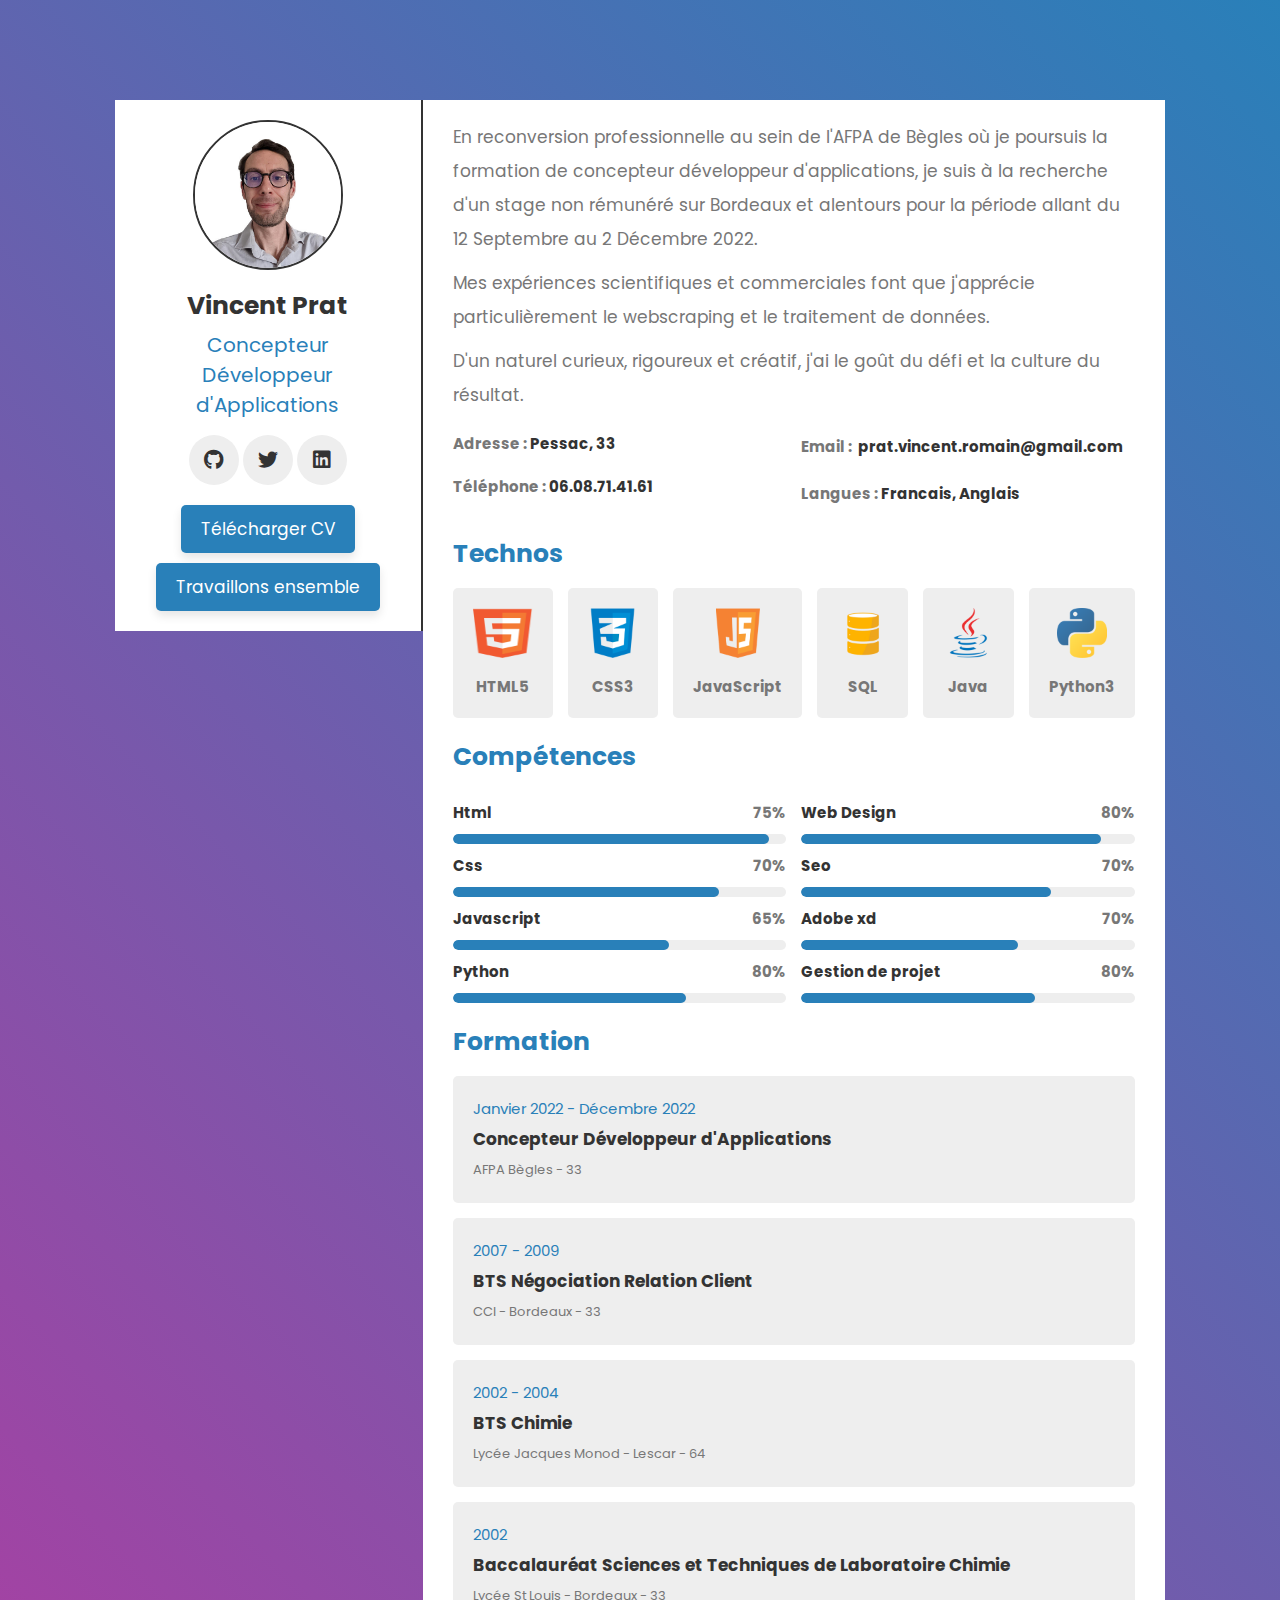
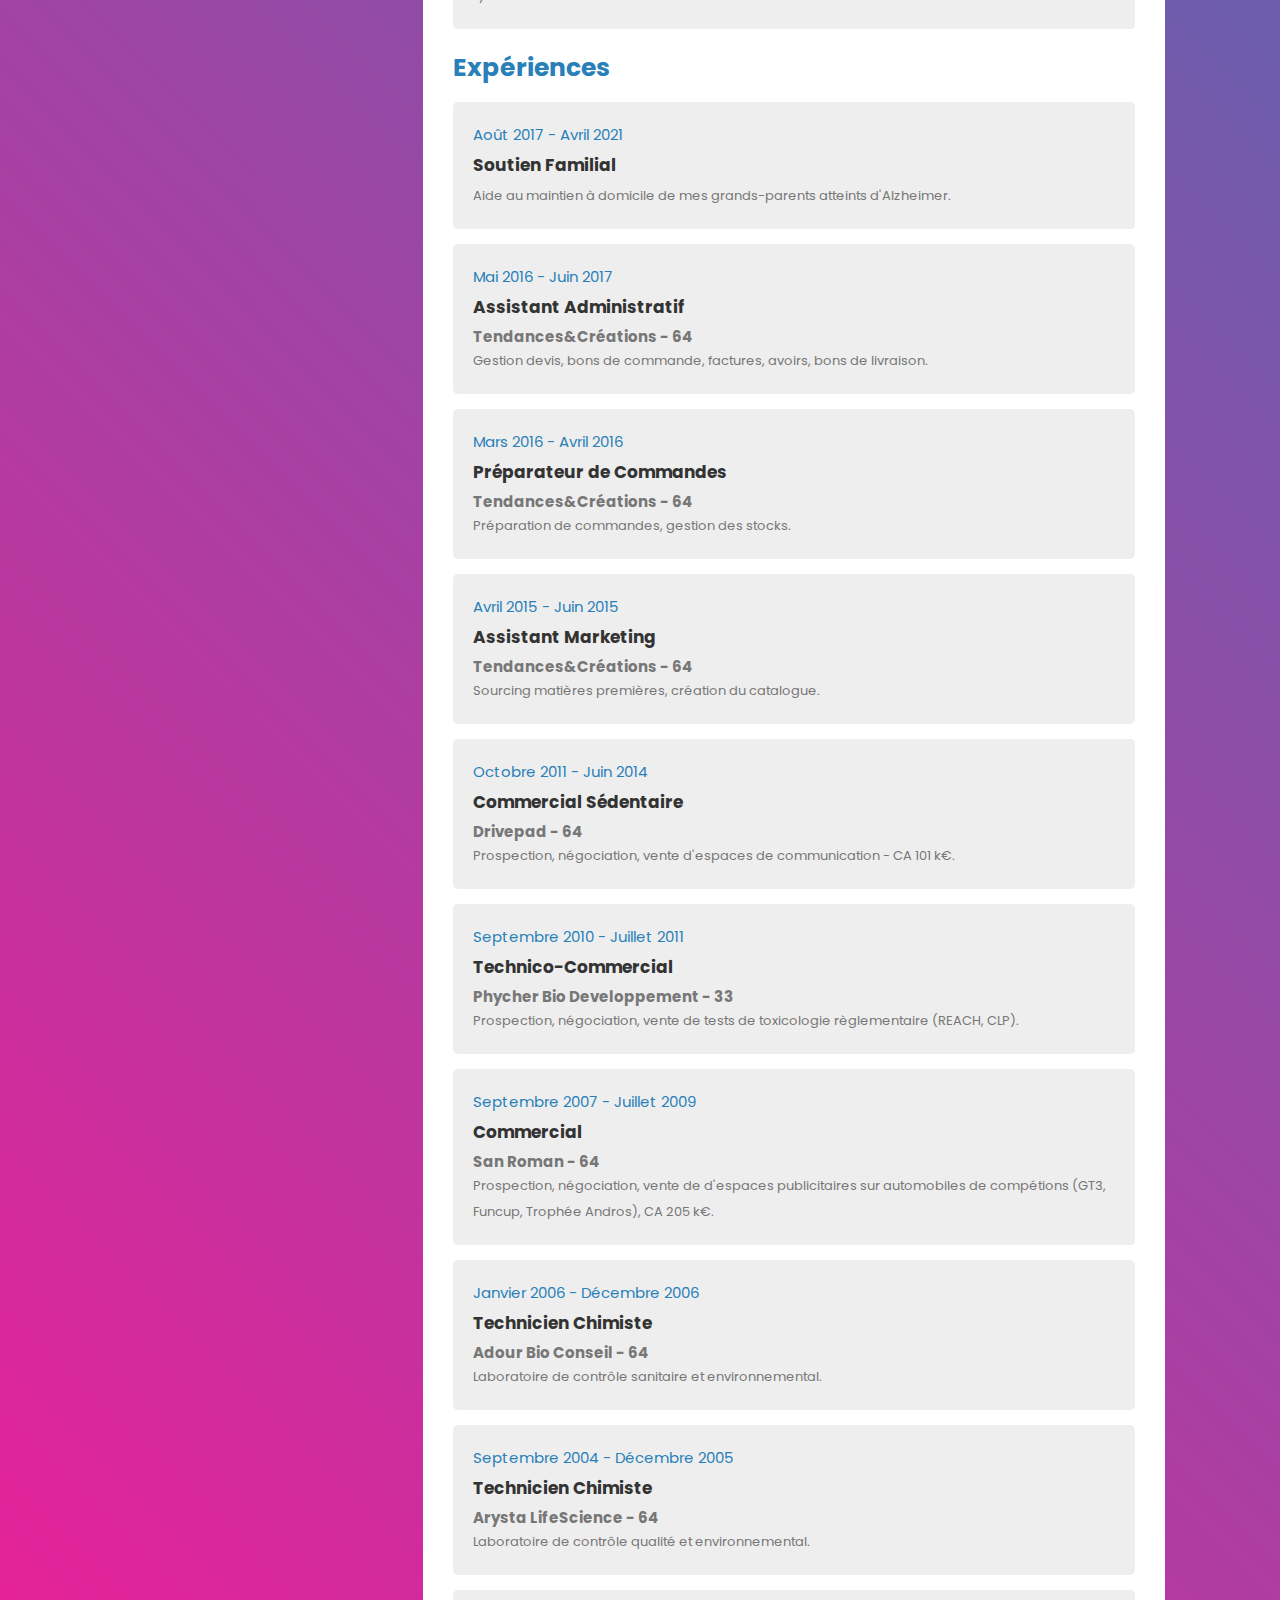
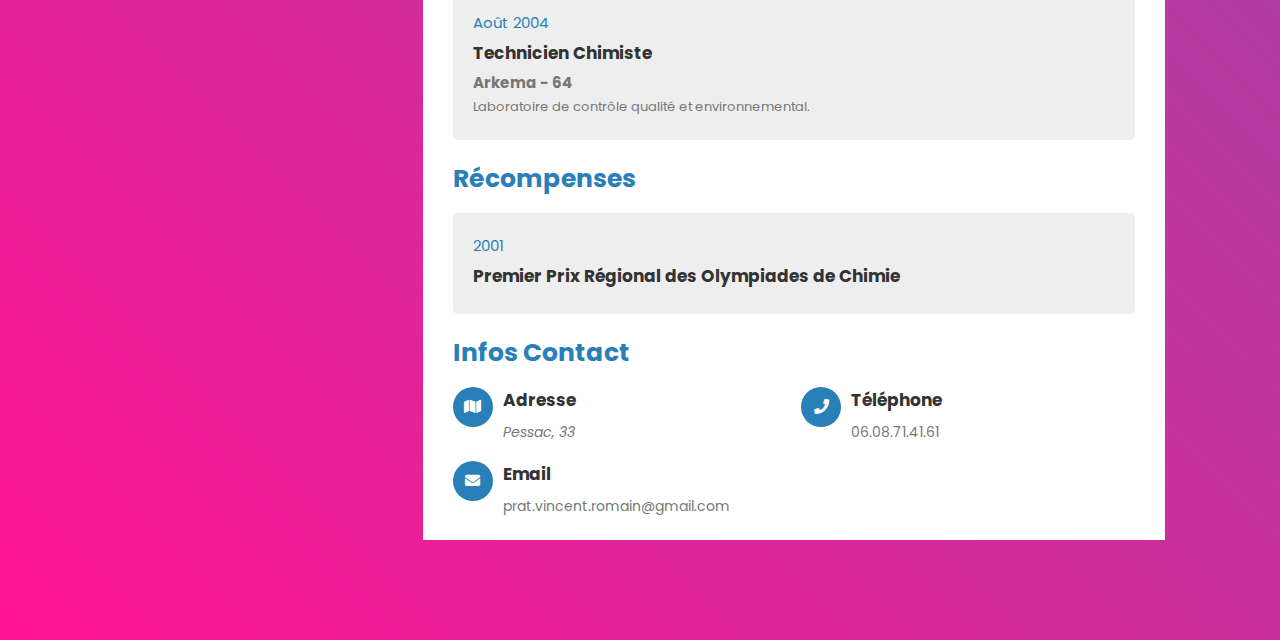
<file: index.html>
<!DOCTYPE html>
<html lang="fr">
<head>
    <meta charset="UTF-8">
    <meta http-equiv="X-UA-Compatible" content="IE=edge">
    <meta name="viewport" content="width=device-width, initial-scale=1.0">
    <meta name="description" content="CV vincent Prat">
    <title>CV Vincent Prat</title>
    <!-- font awesome cdn -->
    <link rel="stylesheet" href="https://cdnjs.cloudflare.com/ajax/libs/font-awesome/5.15.4/css/all.min.css">

    <!-- custom css -->
    <link rel="stylesheet" href="css/style.css" >
    <!-- Global site tag (gtag.js) - Google Analytics -->
    <script async src="https://www.googletagmanager.com/gtag/js?id=G-5H4YN25WT6"></script>
    <script>window.dataLayer = window.dataLayer || [];function gtag(){dataLayer.push(arguments);}gtag('js', new Date());gtag('config', 'G-5H4YN25WT6');</script>
    <script type="application/ld+json">
        {
        "@context": "http://schema.org/",
        "@type": "Person",
        "name": "Vincent Prat",
        "image": "https://vincentprat.github.io/images/portrait2.jpg",
        "jobTitle": "Concepteur développeur d'Applications",
        "address": {
            "@type": "PostalAddress",
            "addressLocality": "Pessac",
            "postalCode": "33600",
            "addressCountry": "France",
            "addressRegion": "Nouvelle-Aquitaine"
            },
        "url": "https://vincentprat.github.io",
        "sameAs": [
            "https://www.linkedin.com/in/vincentprat33/",
            "https://twitter.com/vprat",
            "https://github.com/vincent-prat"
            ]
        }
    </script>
</head>
<body>

<main class="container">
    <section class="profile">
        <img src="images/portrait.jpg" alt="image portrait vincent prat">
        <h3>Vincent Prat</h3>
        <p>Concepteur Développeur d'Applications</p>
        <div class="share">
            <a href="https://github.com/vincentprat" class="fab fa-github" target="_blank" title="Github Vincent Prat"></a>
            <a href="https://twitter.com/vprat" class="fab fa-twitter" target="_blank" title="Twitter Vincent Prat"></a>
            <a href="https://www.linkedin.com/in/vincentprat33/" class="fab fa-linkedin" target="_blank" title="Linkedin Vincent Prat"></a>
        </div>
        <div class="buttons">
            <a href="https://drive.google.com/uc?id=1C0zQYn3nOQ7zDlFv0bKJtPlSLSUSiRkZ&export=download" class="btn" download="CV_Vincent_PRAT.pdf" title="CV pdf" target="_blank">Télécharger CV</a>
            <a href="mailto:prat.vincent.romain@gmail.com?subject=Collaboration&body=J%27ai%20très%20envie%20de%20travailler%20avec%20vous." class="btn" target="_blank">Travaillons ensemble</a>
        </div>
    </section>
    <div class="information">
        <section class="about">
            <p>En reconversion professionnelle au sein de l'AFPA de Bègles où je poursuis la formation de concepteur développeur d'applications, je suis à la recherche d'un stage non rémunéré sur Bordeaux et alentours pour la période allant du 12 Septembre au 2 Décembre 2022.</p>
            <p>Mes expériences scientifiques et commerciales font que j'apprécie particulièrement le webscraping et le traitement de données.</p>
            <p>D'un naturel curieux, rigoureux et créatif, j'ai le goût du défi et la culture du résultat.</p>
            
            <div class="box-container">
                <div class="box">
                    <h3> <span> Adresse :&nbsp;</span>Pessac, 33</h3>
                    <h3> <span> Téléphone :&nbsp;</span>06.08.71.41.61</h3> 
                </div>
                <div class="box">
                    <h3> <span> Email :&nbsp;</span> <a href="mailto:prat.vincent.romain@gmail.com">prat.vincent.romain@gmail.com</a> </h3>
                    <h3> <span> Langues :&nbsp;</span>Francais, Anglais</h3>
                </div>
            </div>
        </section>
        <section class="technos">
            <h3 class="title">Technos</h3>
            <div class="box-container">
                <div class="box">
                    <img src="images/html5_logo.png" alt="logo html5" width="60">
                    <h3>HTML5</h3>
                </div>
                <div class="box">
                    <img src="images/css3_logo.png" alt="logo css3">
                    <h3>CSS3</h3>
                </div>
                <div class="box">
                    <img src="images/javascript_logo.png" alt="logo javascript">
                    <h3>JavaScript</h3>
                </div>
                <div class="box">
                    <img src="images/sql_logo.png" alt="logo sql">
                    <h3>SQL</h3>
                </div>
                <div class="box">
                    <img src="images/java_logo.png" alt="logo java">
                    <h3>Java</h3>
                </div>
                <div class="box">
                    <img src="images/python_logo.png" alt="logo python3">
                    <h3>Python3</h3>
                </div>
            </div>
        </section>
        <section class="competences">
            <h3 class="title">Compétences</h3>
            <div class="box-container">
                <div class="box">
                    <div class="progress">
                        <h3>Html <span>75%</span></h3>
                        <div class="bar"><span></span></div>
                    </div>
                    <div class="progress">
                        <h3>Css <span>70%</span></h3>
                        <div class="bar"><span></span></div>
                    </div>
                    <div class="progress">
                        <h3>Javascript <span>65%</span></h3>
                        <div class="bar"><span></span></div>
                    </div>
                    <div class="progress">
                        <h3>Python <span>80%</span></h3>
                        <div class="bar"><span></span></div>
                    </div>
                </div>
                <div class="box">
                    <div class="progress">
                        <h3>Web Design<span>80%</span></h3>
                        <div class="bar"><span></span></div>
                    </div>
                    <div class="progress">
                        <h3>Seo<span>70%</span></h3>
                        <div class="bar"><span></span></div>
                    </div>
                    <div class="progress">
                        <h3>Adobe xd<span>70%</span></h3>
                        <div class="bar"><span></span></div>
                    </div>
                    <div class="progress">
                        <h3>Gestion de projet<span>80%</span></h3>
                        <div class="bar"><span></span></div>
                    </div>
                </div>
            </div>
        </section>
        <section class="experience">
            <h3 class="title">Formation</h3>
            <div class="box-container">
                <div class="box">
                    <span>Janvier 2022 - Décembre 2022</span>
                    <h3>Concepteur Développeur d'Applications</h3>
                    <p>AFPA Bègles - 33</p>
                </div>
                <div class="box">
                    <span>2007 - 2009</span>
                    <h3>BTS Négociation Relation Client</h3>
                    <p>CCI - Bordeaux - 33</p>
                </div>
                <div class="box">
                    <span>2002 - 2004</span>
                    <h3>BTS Chimie</h3>
                    <p>Lycée Jacques Monod - Lescar - 64</p>
                </div>
                <div class="box">
                    <span>2002</span>
                    <h3>Baccalauréat Sciences et Techniques de Laboratoire Chimie</h3>
                    <p>Lycée St Louis - Bordeaux - 33</p>
                </div>
            </div>
        </section>
        <section class="experience">
            <h3 class="title">Expériences</h3>
            <div class="box-container">
                <div class="box">
                    <span>Août 2017 - Avril 2021</span>
                    <h3>Soutien Familial</h3>
                    <p>Aide au maintien à domicile de mes grands-parents atteints d'Alzheimer.</p>
                </div>
                <div class="box">
                    <span>Mai 2016 - Juin 2017</span>
                    <h3>Assistant Administratif</h3>
                    <h4>Tendances&Créations - 64</h4>
                    <p>Gestion devis, bons de commande, factures, avoirs, bons de livraison.</p>
                </div>
                <div class="box">
                    <span>Mars 2016 - Avril 2016</span>
                    <h3>Préparateur de Commandes</h3>
                    <h4>Tendances&Créations - 64</h4>
                    <p>Préparation de commandes, gestion des stocks.</p>
                </div>
                <div class="box">
                    <span>Avril 2015 - Juin 2015</span>
                    <h3>Assistant Marketing</h3>
                    <h4>Tendances&Créations - 64</h4>
                    <p>Sourcing matières premières, création du catalogue.</p>
                </div>
                <div class="box">
                    <span>Octobre 2011 - Juin 2014</span>
                    <h3>Commercial Sédentaire</h3>
                    <h4>Drivepad - 64</h4>
                    <p>Prospection, négociation, vente d'espaces de communication - CA 101 k€.</p>
                </div>
                <div class="box">
                    <span>Septembre 2010 - Juillet 2011</span>
                    <h3>Technico-Commercial</h3>
                    <h4>Phycher Bio Developpement - 33</h4>
                    <p>Prospection, négociation, vente de tests de toxicologie règlementaire (REACH, CLP).</p>
                </div>
                <div class="box">
                    <span>Septembre 2007 - Juillet 2009</span>
                    <h3>Commercial</h3>
                    <h4>San Roman - 64</h4>
                    <p>Prospection, négociation, vente de d'espaces publicitaires sur automobiles de compétions (GT3, Funcup, Trophée Andros), CA 205 k€.</p>
                </div>
                <div class="box">
                    <span>Janvier 2006 - Décembre 2006</span>
                    <h3>Technicien Chimiste</h3>
                    <h4>Adour Bio Conseil - 64</h4>
                    <p>Laboratoire de contrôle sanitaire et environnemental.</p>
                </div>
                <div class="box">
                    <span>Septembre 2004 - Décembre 2005</span>
                    <h3>Technicien Chimiste</h3>
                    <h4>Arysta LifeScience - 64</h4>
                    <p>Laboratoire de contrôle qualité et environnemental.</p>
                </div>
                <div class="box">
                    <span>Août 2004</span>
                    <h3>Technicien Chimiste</h3>
                    <h4>Arkema - 64</h4>
                    <p>Laboratoire de contrôle qualité et environnemental.</p>
                </div>
            </div>
        </section>
        <section class="recompenses" id="recompenses">
            <h3 class="title">Récompenses</h3>
            <div class="box-container">
                <div class="box">
                    <span>2001</span>
                    <h3>Premier Prix Régional des Olympiades de Chimie</h3>
                </div>
            </div>
        </section>
        <footer class="contact">
            <h3 class="title">Infos Contact</h3>
            <div class="box-container">
                <div class="box">
                    <i class="fas fa-map"></i>
                    <div class="info">
                        <h3>Adresse</h3>
                        <address>Pessac, 33</address>
                    </div>
                </div>
                <div class="box">
                    <i class="fas fa-phone"></i>
                    <div class="info">
                        <h3>Téléphone</h3>
                        <a href="tel:+33608714161">06.08.71.41.61</a>
                    </div>
                </div>
                <div class="box">
                    <i class="fas fa-envelope"></i>
                    <div class="info">
                        <h3>Email</h3>
                        <a href="mailto:prat.vincent.romain@gmail.com">prat.vincent.romain@gmail.com</a>
                    </div>
                </div>
            </div>
        </footer>
    </div>
</main>
</body>
</html>
</file>
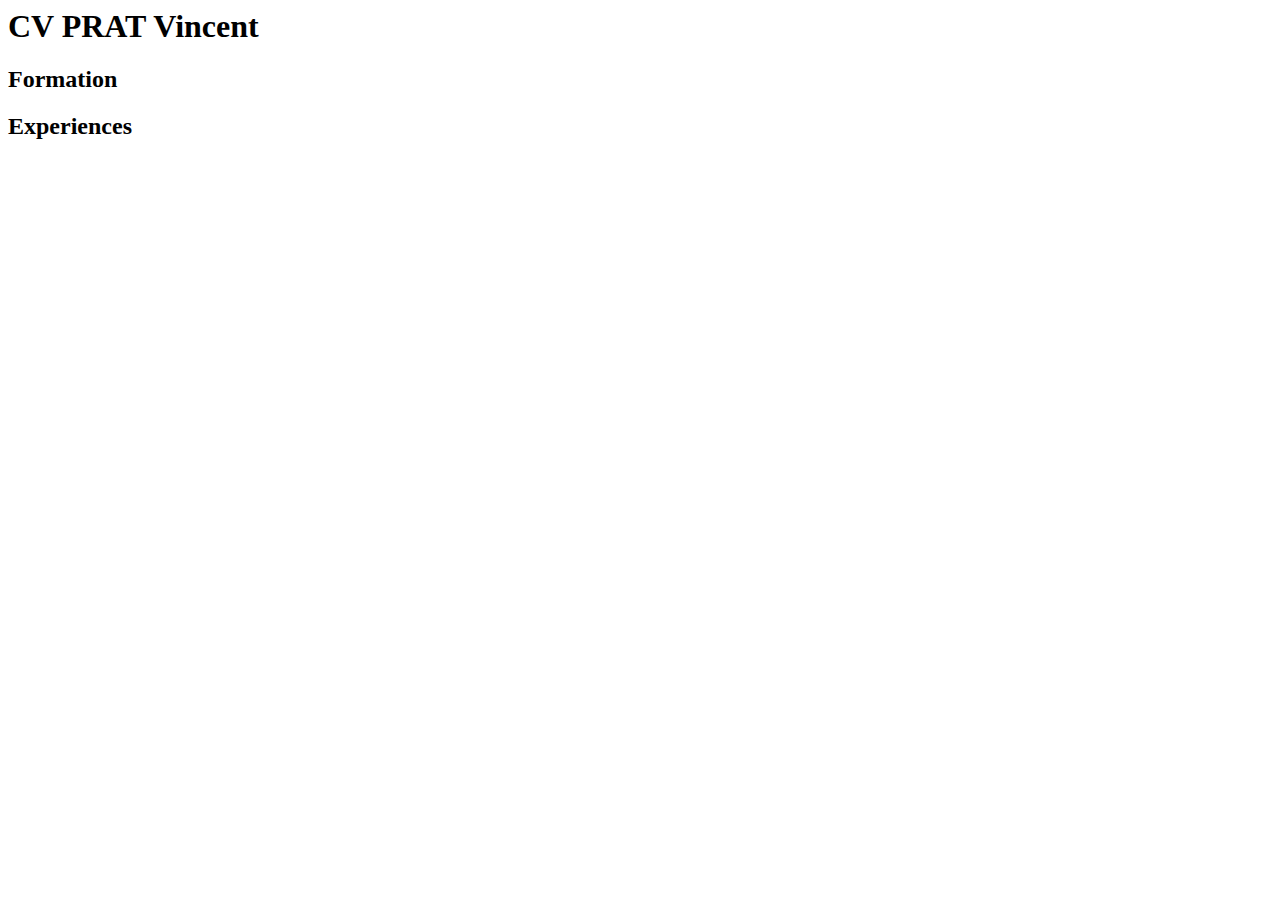
<file: CV.html>
<html lang="en">
<head>
    <meta charset="UTF-8">
    <meta http-equiv="X-UA-Compatible" content="IE=edge">
    <meta name="viewport" content="width=device-width, initial-scale=1.0">
    <title>Document</title>
</head>
<body>
    <h1>CV PRAT Vincent</h1>
    <h2>Formation</h2>
    <h2>Experiences</h2>
    <h2></h2>
</body>
</html>
</file>
<file: css/style.css>
@import url('https://fonts.googleapis.com/css2?family=Poppins:wght@100;300;400;500;600&display=swap');

:root{
  --blue:#2980b9;
  --black:#333;
  --white:#fff;
  --light-color:#777;
  --light-bg:#eee;
  --box-shadow:0 5px 10px rgba(0,0,0,.1);
}

*{
  font-family: 'Poppins', sans-serif;
  margin:0; padding:0;
  box-sizing: border-box;
  outline: none; border:none;
  text-decoration: none;
  transition: all 0.5s linear;
}

.title{
  font-size: 25px;
  color:var(--blue);
  margin-bottom: 15px;
}

.btn{
  margin-top: 10px;
  display: inline-block;
  padding:7px 20px;
  border-radius: 5px;
  background: var(--blue);
  color:var(--white);
  font-size: 17px;
  box-shadow: var(--box-shadow);
}

.btn:hover{
  background: var(--black);
}

.container{
  padding: 100px 9%;
  background: linear-gradient(45deg, deeppink, var(--blue));
  display: flex;
}

.container .profile{
  flex:1 1 400px;
  background: var(--white);
  padding:20px 30px;
  text-align: center;
  position: sticky;
  top:20px; left:0;
  border-right:2px solid var(--black);
  align-self: flex-start;
}

.container .profile img{
  height: 150px;
  width: 150px;
  border-radius: 50%;
  border: 2px solid var(--black);
  object-fit: cover;
  margin-bottom: 10px;
}

.container .profile h3{
  color:var(--black);
  font-size: 25px;
  text-transform: capitalize;
}

.container .profile p{
  color:var(--blue);
  padding: 5px 0;
  margin-bottom: 10px;
  font-size: 20px;
}

.container .profile .share{
  margin: 10px 0;
}

.container .profile .share a{
  height: 50px;
  width: 50px;
  line-height: 50px;
  font-size: 20px;
  border-radius: 50%;
  color:var(--black);
  background: var(--light-bg);
}

.container .profile .share a:hover{
  background: var(--blue);
  color:var(--white);
  box-shadow: var(--box-shadow);
}

.container .information{
  flex:1 1 1000px;
  background: var(--white);
  padding:20px 30px;
}

.container .information .about p{
  font-size: 17px;
  line-height: 2;
  padding-bottom: 10px;
  color:var(--light-color);
}

.container .information .about .box-container{
  display: flex;
  flex-wrap: wrap;
  gap:15px;
}

.container .information .about .box-container .box{
  flex:1 1 250px;
}

.container .information .about .box-container .box h3{
  font-size: 15px;
  padding:10px 0;
  color:var(--black);
}

.container .information .about .box-container .box a{
  font-size: 15px;
  padding:10px 0;
  color:var(--black);
}

.container .information .about .box-container .box h3 span{
  color:var(--light-color);
}

.container .information .technos{
  padding:20px 0;
}

.container .information .technos .box-container{
  display: flex;
  flex-wrap: wrap;
  gap:15px;
}

.container .information .technos .box-container .box{
  flex:1 1 17px;
  text-align: center;
  border-radius: 5px;
  padding:20px;
  background: var(--light-bg);
}

.container .information .technos .box-container .box img{
  height: 50px;
  margin-bottom: 10px;
}

.container .information .technos .box-container .box h3{
  font-size: 15px;
  color:var(--light-color);
}

.container .information .competences .box-container{
  display: flex;
  flex-wrap: wrap;
  gap:15px;
}

.container .information .competences .box-container .box{
  flex:1 1 300px;
}

.container .information .competences .box-container .box .progress h3{
  padding: 10px 0;
  display: flex;
  justify-content: space-between;
  color:var(--black);
  font-size: 15px;
}

.container .information .competences .box-container .box .progress h3 span{
  color:var(--light-color);
}

.container .information .competences .box-container .box .progress .bar{
  overflow: hidden;
  border-radius: 50px;
  height: 10px;
  background: var(--light-bg);
}

.container .information .competences .box-container .box .progress .bar span{
  background: var(--blue);
  height: 100%;
  display: block;
  border-radius: 50px;
}

.container .information .competences .box-container .box:first-child .progress:nth-child(1) .bar span{
  width: 95%;
}

.container .information .competences .box-container .box:first-child .progress:nth-child(2) .bar span{
  width: 80%;
}

.container .information .competences .box-container .box:first-child .progress:nth-child(3) .bar span{
  width: 65%;
}

.container .information .competences .box-container .box:first-child .progress:nth-child(4) .bar span{
  width: 70%;
}

.container .information .competences .box-container .box:last-child .progress:nth-child(1) .bar span{
  width: 90%;
}

.container .information .competences .box-container .box:last-child .progress:nth-child(2) .bar span{
  width: 75%;
}

.container .information .competences .box-container .box:last-child .progress:nth-child(3) .bar span{
  width: 65%;
}

.container .information .competences .box-container .box:last-child .progress:nth-child(4) .bar span{
  width: 70%;
}

/* EXPERIENCES */
.container .information .experience{
  margin:20px 0;
}

.container .information .experience .box-container{
  display: flex;
  flex-wrap: wrap;
  gap:15px;
}

.container .information .experience .box-container .box{
  padding:20px;
  border-radius: 5px;
  flex:1 1 350px;
  background: var(--light-bg);
}

.container .information .experience .box-container .box span{
  color:var(--blue);
  font-size: 15px;
}

.container .information .experience .box-container .box h3{
  color:var(--black);
  font-size: 17px;
  padding:5px 0;
}

.container .information .experience .box-container .box h4{
  color:var(--light-color);
  font-size: 15px;

}

.container .information .experience .box-container .box p{
  color:var(--light-color);
  line-height: 2;
  font-size: 13px;
}

/* recompences */
.container .information .recompenses{
  margin:20px 0;
}

.container .information .recompenses .box-container{
  display: flex;
  flex-wrap: wrap;
  gap:15px;
}

.container .information .recompenses .box-container .box{
  padding:20px;
  border-radius: 5px;
  flex:1 1 350px;
  background: var(--light-bg);
}

.container .information .recompenses .box-container .box span{
  color:var(--blue);
  font-size: 15px;
}

.container .information .recompenses .box-container .box h3{
  color:var(--black);
  font-size: 17px;
  padding:5px 0;
}

.container .information .recompenses .box-container .box p{
  color:var(--light-color);
  line-height: 2;
  font-size: 13px;
}

/* end recompenses */

.container .information .contact .box-container{
  display: flex;
  flex-wrap: wrap;
  gap:15px;
}

.container .information .contact .box-container .box{
  flex: 1 1 200px;
  display: flex;
  align-self: flex-start;
  gap:10px;
}

.container .information .contact .box-container .box i{
  height: 40px;
  width: 40px;
  line-height: 40px;
  font-size: 15px;
  border-radius: 50%;
  background: var(--blue);
  color:var(--white);
  text-align: center;
}

.container .information .contact .box-container .box h3{
  font-size: 17px;
  color:var(--black);
  padding-bottom: 5px;
}

.container .information .contact .box-container .box p, address, a{
  font-size: 14px;
  color:var(--light-color);
  line-height: 2;
}

@media (max-width:1200px) {
  
  .container{
    flex-flow: column;
    padding:20px;
    justify-content: center;
  }

  .container .profile{
    position: static;
    border-radius: 5px;
    box-shadow: var(--box-shadow);
    padding:20px;
    border-right: none;
    margin:0 auto;
    margin-bottom: 15px;
  }

  .container .information{
    border-radius: 5px;
    box-shadow: var(--box-shadow);
    padding:20px;
  }

}

@media (max-width:450px){

  .container .profile{
    width: 100%;
  }

  .container .profile .btn{
    width: 100%;
  }

  .container .information .about p{
    font-size: 12px;
  }

  .container .information .experience .box-container .box p{
    font-size: 12px;
  }

}
</file>
